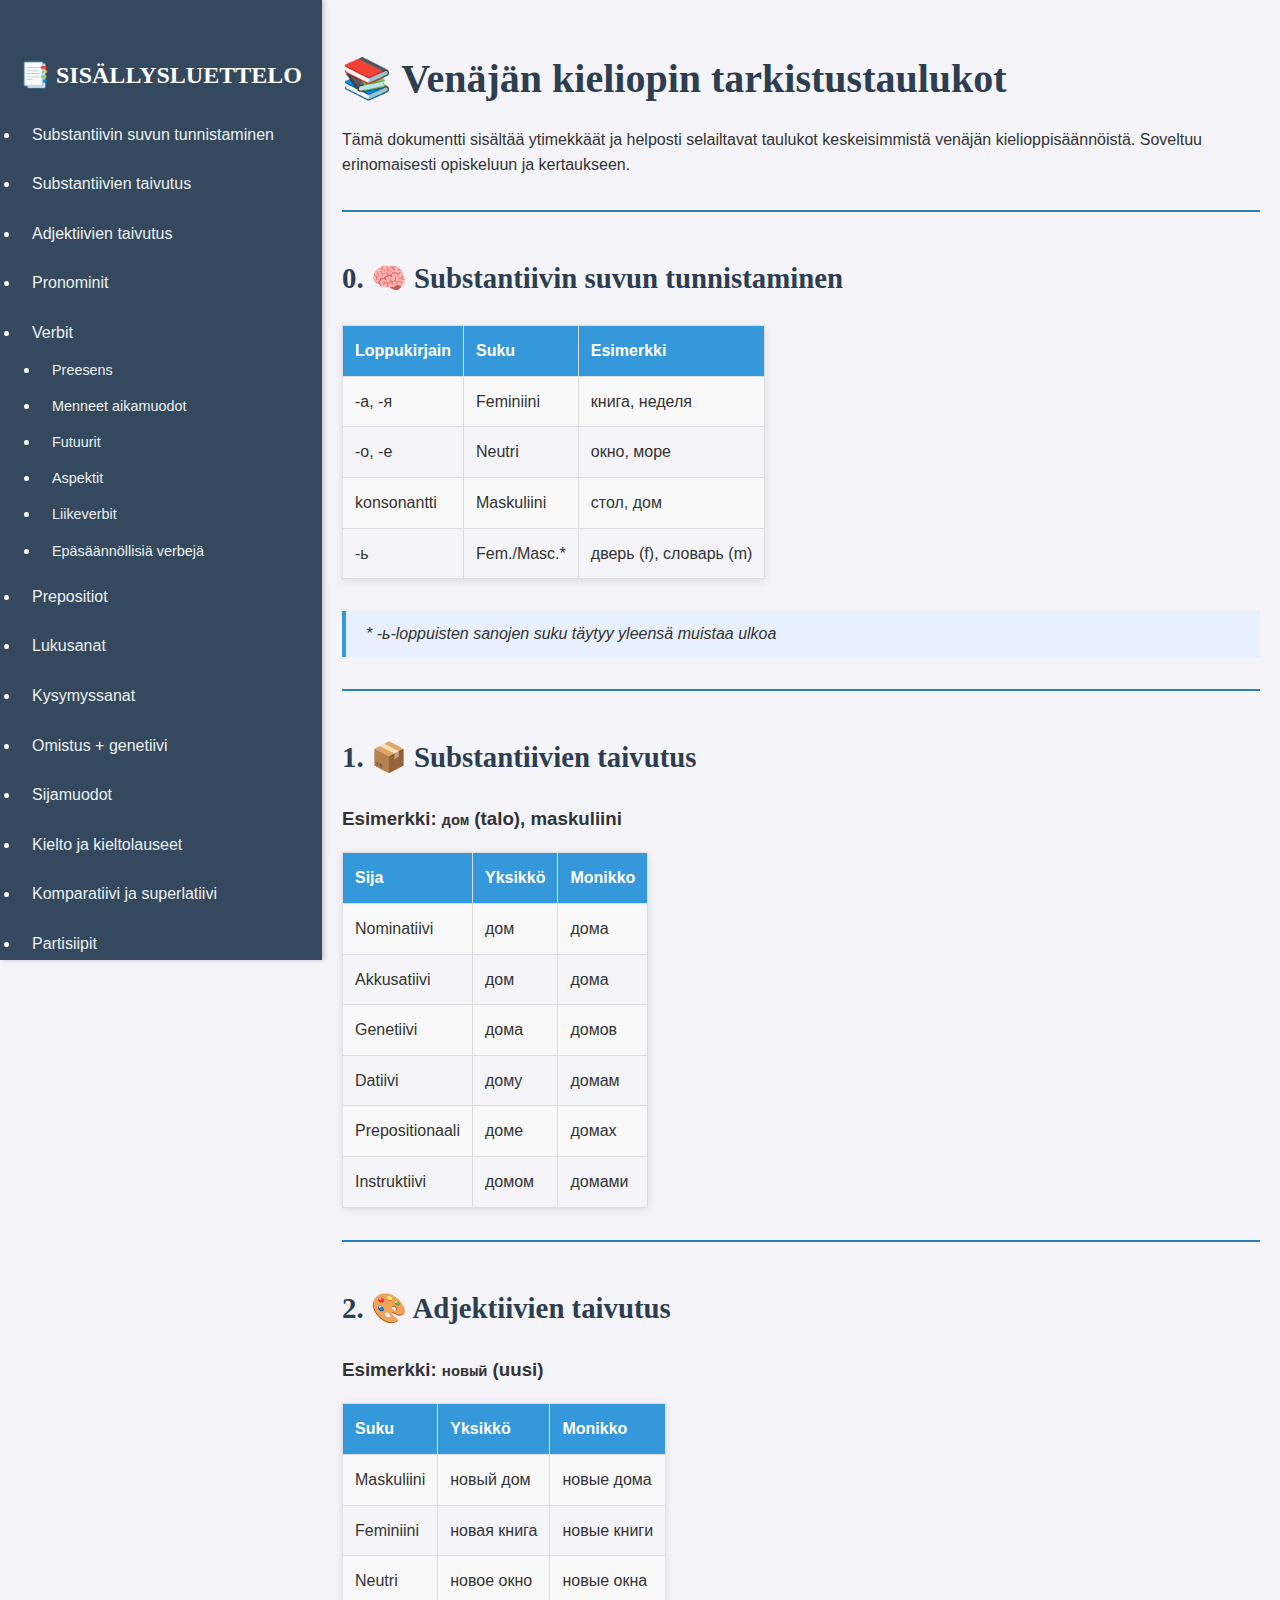
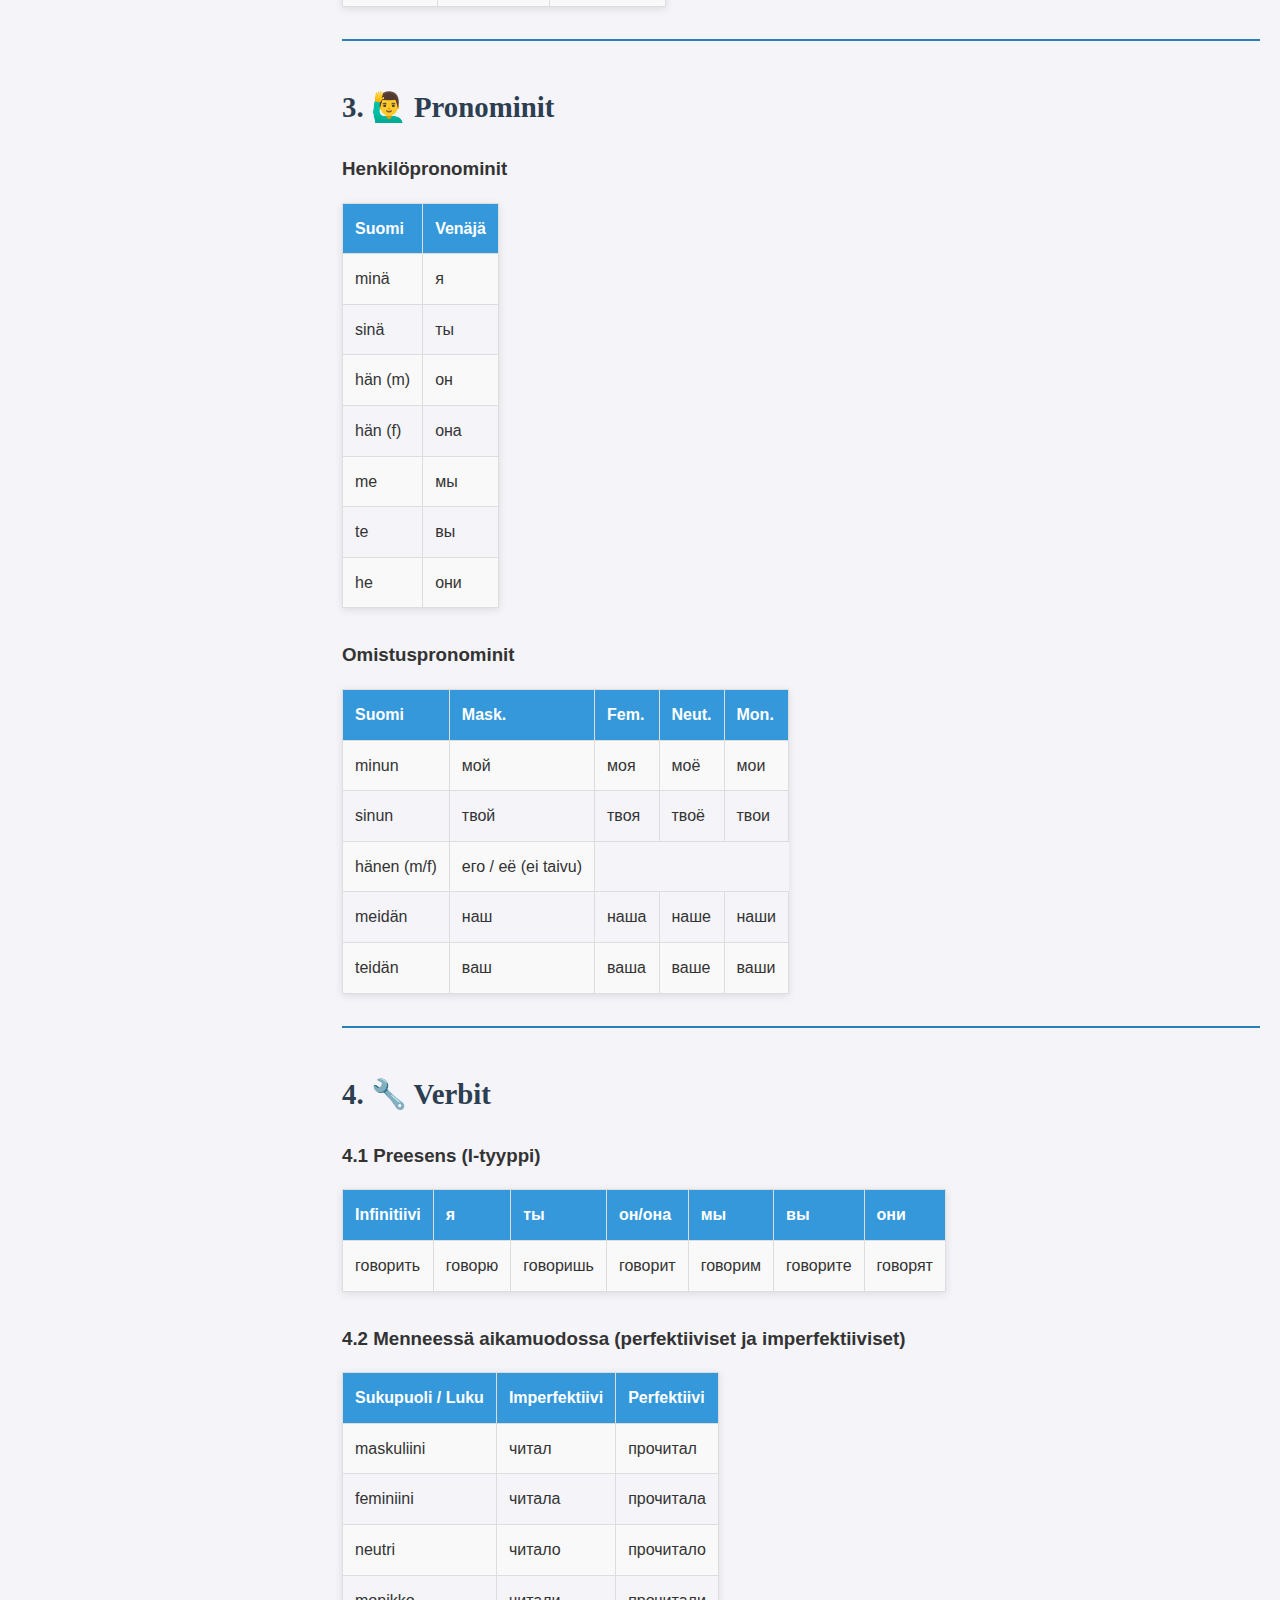
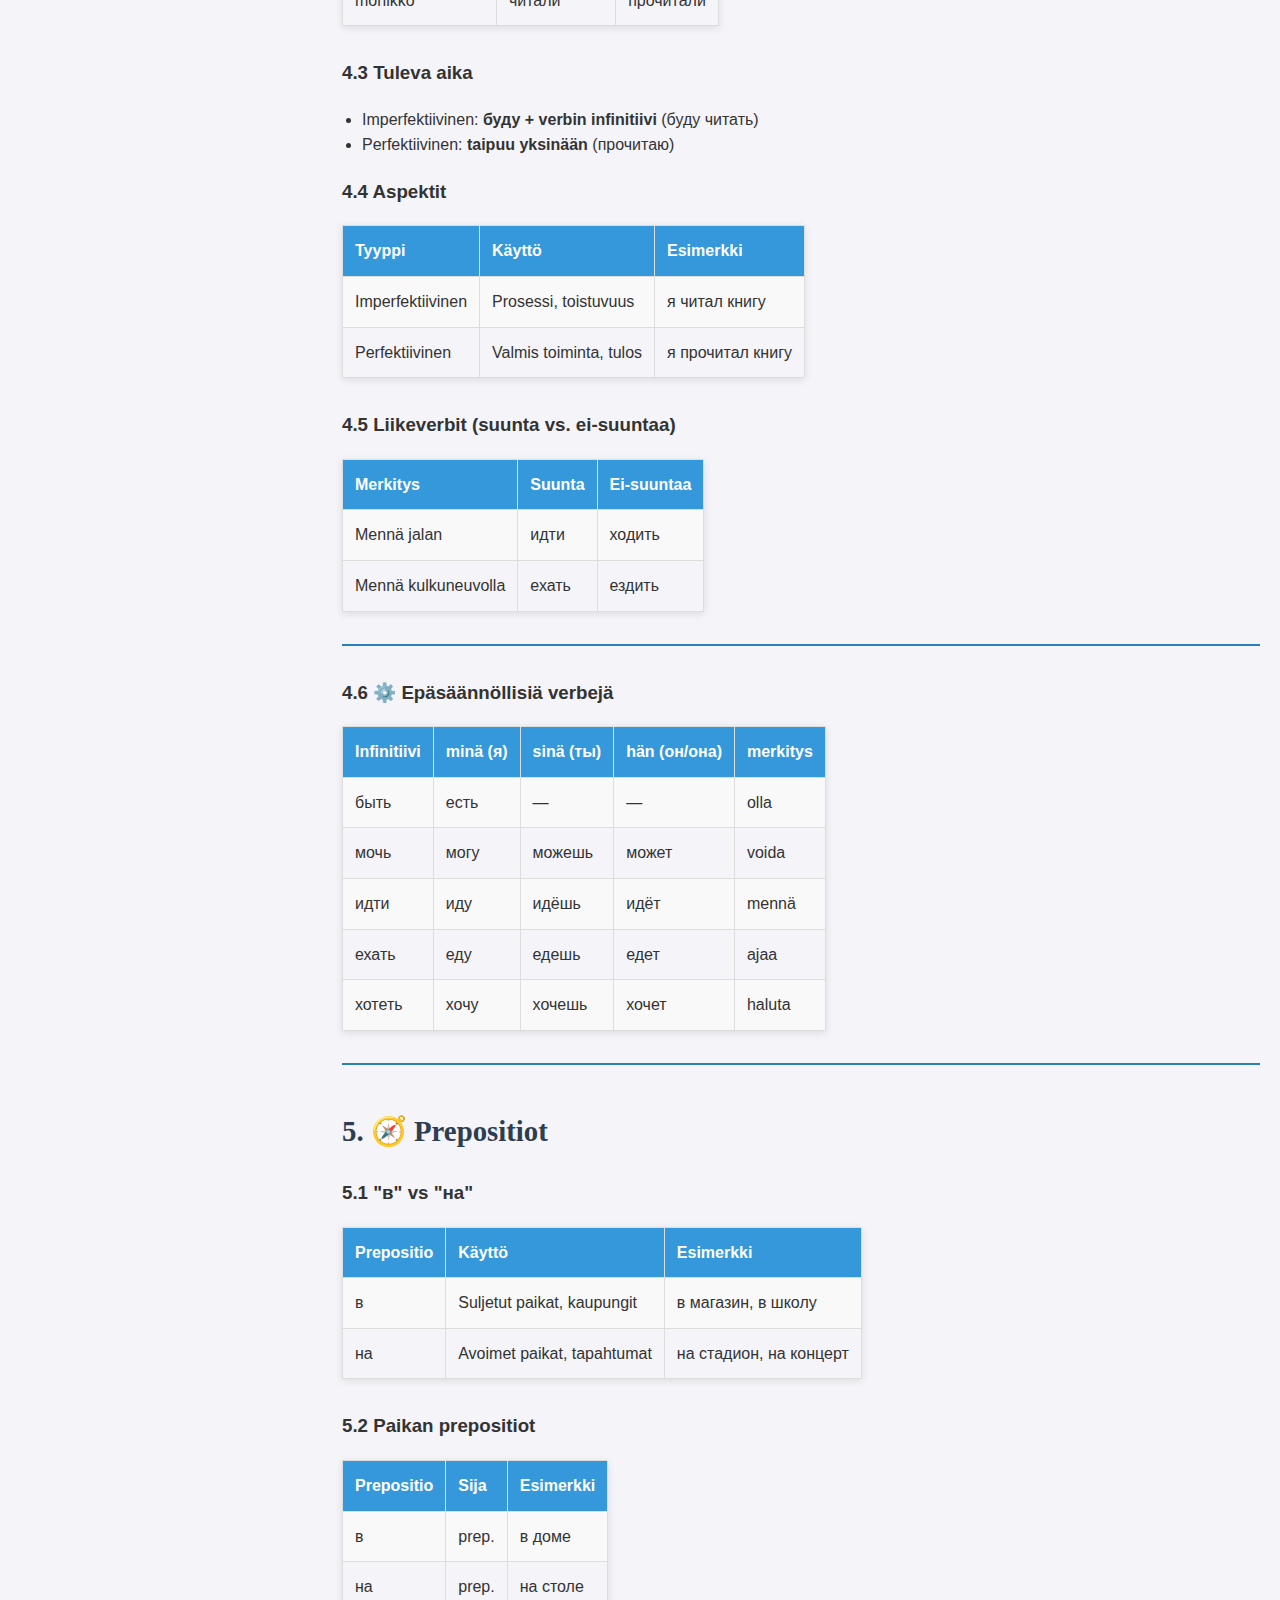
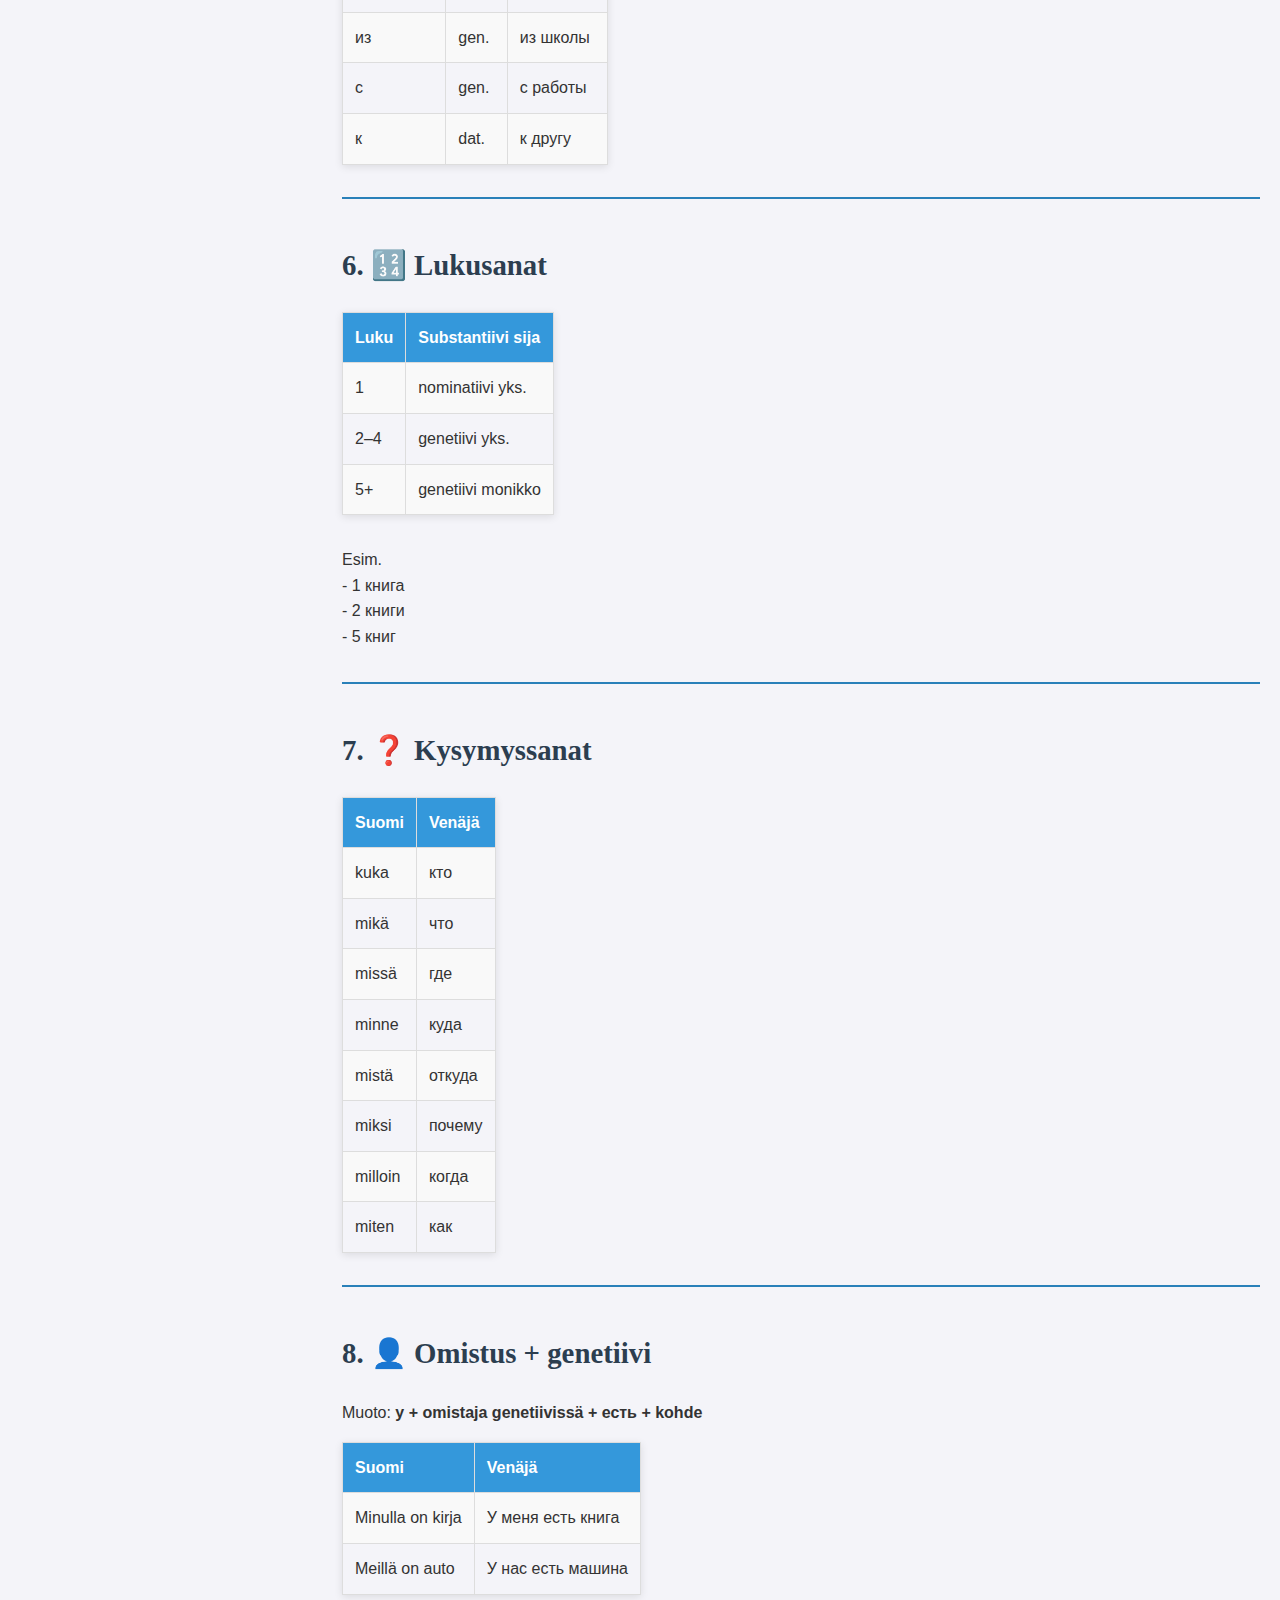
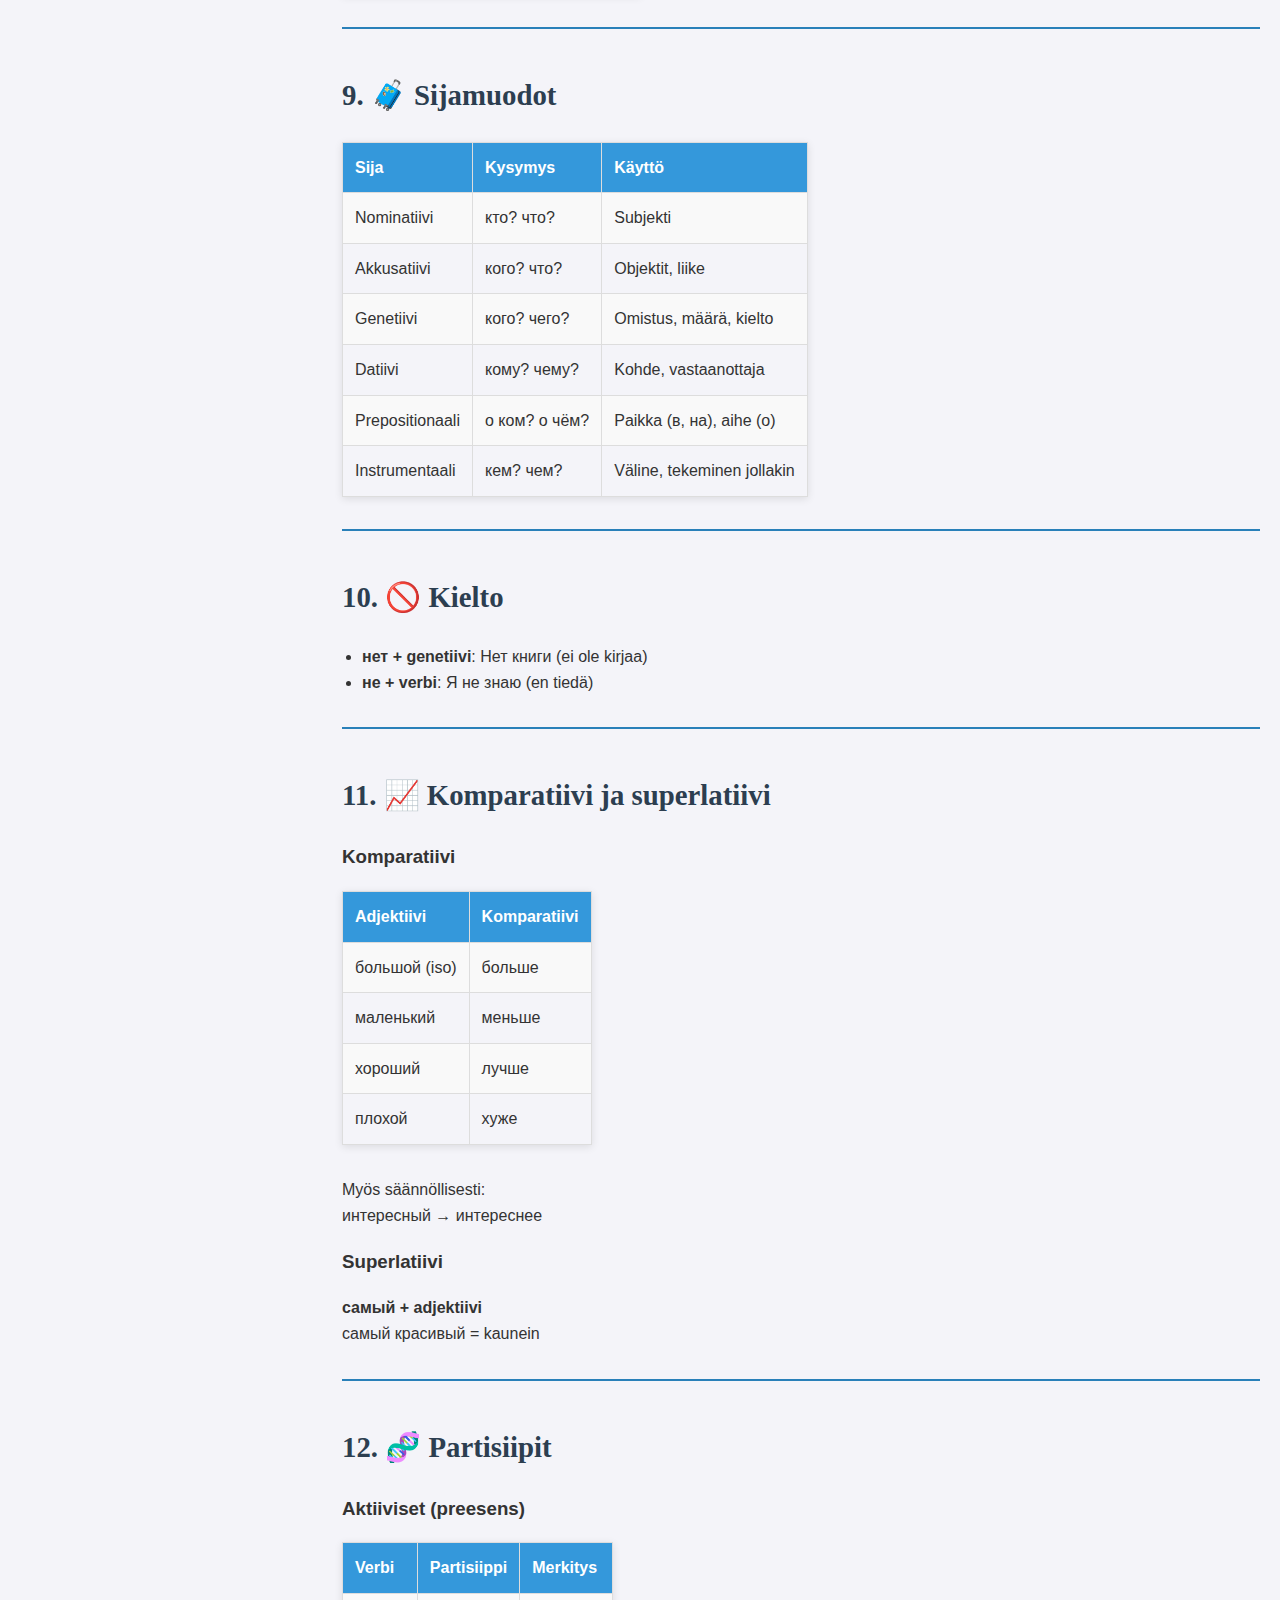
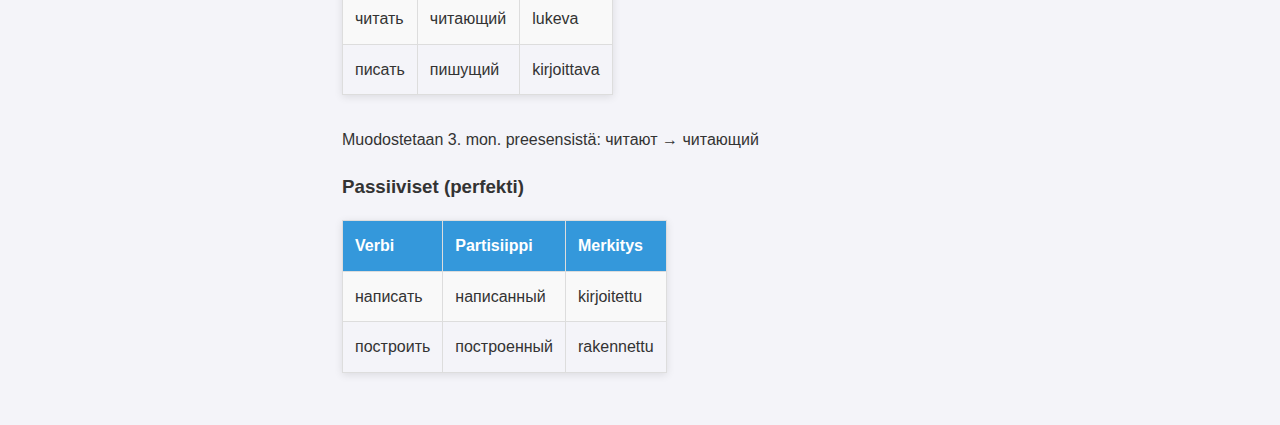
<file: rus.html>
<!DOCTYPE html>
<html lang="fi">
<head>
    <meta charset="UTF-8">
    <meta name="viewport" content="width=device-width, initial-scale=1.0">
    <title>Venäjän kieliopin tarkistustaulukot</title>
    <link rel="stylesheet" type="text/css" href="./Styles/rus.css">
</head>
<body>

    <div class="sidebar">
        <h2>📑 SISÄLLYSLUETTELO</h2>
        <ul>
            <li><a href="#-substantiivin-suvun-tunnistaminen">Substantiivin suvun tunnistaminen</a></li>
            <li><a href="#-substantiivien-taivutus">Substantiivien taivutus</a></li>
            <li><a href="#-adjektiivien-taivutus">Adjektiivien taivutus</a></li>
            <li><a href="#-pronominit">Pronominit</a></li>
            <li><a href="#-verbit">Verbit</a>
                <ul>
                    <li><a href="#41-preesens">Preesens</a></li>
                    <li><a href="#42-menneessa-aikamuodossa-perfektiiviset-ja-imperfektiiviset">Menneet aikamuodot</a></li>
                    <li><a href="#43-tuleva-aika">Futuurit</a></li>
                    <li><a href="#44-aspektit">Aspektit</a></li>
                    <li><a href="#45-liikeverbit-suunnat">Liikeverbit</a></li>
                    <li><a href="#46--epasaannollisia-verbeja">Epäsäännöllisiä verbejä</a></li>
                </ul>
            </li>
            <li><a href="#-prepositiot">Prepositiot</a></li>
            <li><a href="#-lukusanat">Lukusanat</a></li>
            <li><a href="#-kysymyssanat">Kysymyssanat</a></li>
            <li><a href="#-omistus--genetiivi">Omistus + genetiivi</a></li>
            <li><a href="#-sijamuodot">Sijamuodot</a></li>
            <li><a href="#-kielto">Kielto ja kieltolauseet</a></li>
            <li><a href="#-komparatiivi-ja-superlatiivi">Komparatiivi ja superlatiivi</a></li>
            <li><a href="#-partisiipit">Partisiipit</a></li>
        </ul>
    </div>

    <div class="main-content">
        <h1>📚 Venäjän kieliopin tarkistustaulukot</h1>
        <p>Tämä dokumentti sisältää ytimekkäät ja helposti selailtavat taulukot keskeisimmistä venäjän kielioppisäännöistä. Soveltuu erinomaisesti opiskeluun ja kertaukseen.</p>

        <hr>

        <h2 id="-substantiivin-suvun-tunnistaminen">0. 🧠 Substantiivin suvun tunnistaminen</h2>
        <table>
            <tr><th>Loppukirjain</th><th>Suku</th><th>Esimerkki</th></tr>
            <tr><td>-а, -я</td><td>Feminiini</td><td>книга, неделя</td></tr>
            <tr><td>-о, -е</td><td>Neutri</td><td>окно, море</td></tr>
            <tr><td>konsonantti</td><td>Maskuliini</td><td>стол, дом</td></tr>
            <tr><td>-ь</td><td>Fem./Masc.*</td><td>дверь (f), словарь (m)</td></tr>
        </table>
        <blockquote>
            <em>* -ь-loppuisten sanojen suku täytyy yleensä muistaa ulkoa</em>
        </blockquote>

        <hr>

        <h2 id="-substantiivien-taivutus">1. 📦 Substantiivien taivutus</h2>
        <h3>Esimerkki: <code>дом</code> (talo), maskuliini</h3>
        <table>
            <tr><th>Sija</th><th>Yksikkö</th><th>Monikko</th></tr>
            <tr><td>Nominatiivi</td><td>дом</td><td>дома</td></tr>
            <tr><td>Akkusatiivi</td><td>дом</td><td>дома</td></tr>
            <tr><td>Genetiivi</td><td>дома</td><td>домов</td></tr>
            <tr><td>Datiivi</td><td>дому</td><td>домам</td></tr>
            <tr><td>Prepositionaali</td><td>доме</td><td>домах</td></tr>
            <tr><td>Instruktiivi</td><td>домом</td><td>домами</td></tr>
        </table>

        <hr>

        <h2 id="-adjektiivien-taivutus">2. 🎨 Adjektiivien taivutus</h2>
        <h3>Esimerkki: <code>новый</code> (uusi)</h3>
        <table>
            <tr><th>Suku</th><th>Yksikkö</th><th>Monikko</th></tr>
            <tr><td>Maskuliini</td><td>новый дом</td><td>новые дома</td></tr>
            <tr><td>Feminiini</td><td>новая книга</td><td>новые книги</td></tr>
            <tr><td>Neutri</td><td>новое окно</td><td>новые окна</td></tr>
        </table>

        <hr>

        <h2 id="-pronominit">3. 🙋‍♂️ Pronominit</h2>
        <h3>Henkilöpronominit</h3>
        <table>
            <tr><th>Suomi</th><th>Venäjä</th></tr>
            <tr><td>minä</td><td>я</td></tr>
            <tr><td>sinä</td><td>ты</td></tr>
            <tr><td>hän (m)</td><td>он</td></tr>
            <tr><td>hän (f)</td><td>она</td></tr>
            <tr><td>me</td><td>мы</td></tr>
            <tr><td>te</td><td>вы</td></tr>
            <tr><td>he</td><td>они</td></tr>
        </table>
        <h3>Omistuspronominit</h3>
        <table>
            <tr><th>Suomi</th><th>Mask.</th><th>Fem.</th><th>Neut.</th><th>Mon.</th></tr>
            <tr><td>minun</td><td>мой</td><td>моя</td><td>моё</td><td>мои</td></tr>
            <tr><td>sinun</td><td>твой</td><td>твоя</td><td>твоё</td><td>твои</td></tr>
            <tr><td>hänen (m/f)</td><td>его / её (ei taivu)</td></tr>
            <tr><td>meidän</td><td>наш</td><td>наша</td><td>наше</td><td>наши</td></tr>
            <tr><td>teidän</td><td>ваш</td><td>ваша</td><td>ваше</td><td>ваши</td></tr>
        </table>

        <hr>

        <h2 id="-verbit">4. 🔧 Verbit</h2>

        <h3 id="41-preesens">4.1 Preesens (I-tyyppi)</h3>
        <table>
            <tr><th>Infinitiivi</th><th>я</th><th>ты</th><th>он/она</th><th>мы</th><th>вы</th><th>они</th></tr>
            <tr><td>говорить</td><td>говорю</td><td>говоришь</td><td>говорит</td><td>говорим</td><td>говорите</td><td>говорят</td></tr>
        </table>

        <h3 id="42-menneessa-aikamuodossa-perfektiiviset-ja-imperfektiiviset">4.2 Menneessä aikamuodossa (perfektiiviset ja imperfektiiviset)</h3>
        <table>
            <tr><th>Sukupuoli / Luku</th><th>Imperfektiivi</th><th>Perfektiivi</th></tr>
            <tr><td>maskuliini</td><td>читал</td><td>прочитал</td></tr>
            <tr><td>feminiini</td><td>читала</td><td>прочитала</td></tr>
            <tr><td>neutri</td><td>читало</td><td>прочитало</td></tr>
            <tr><td>monikko</td><td>читали</td><td>прочитали</td></tr>
        </table>

        <h3 id="43-tuleva-aika">4.3 Tuleva aika</h3>
        <ul>
            <li>Imperfektiivinen: <strong>буду + verbin infinitiivi</strong> (буду читать)</li>
            <li>Perfektiivinen: <strong>taipuu yksinään</strong> (прочитаю)</li>
        </ul>

        <h3 id="44-aspektit">4.4 Aspektit</h3>
        <table>
            <tr><th>Tyyppi</th><th>Käyttö</th><th>Esimerkki</th></tr>
            <tr><td>Imperfektiivinen</td><td>Prosessi, toistuvuus</td><td>я читал книгу</td></tr>
            <tr><td>Perfektiivinen</td><td>Valmis toiminta, tulos</td><td>я прочитал книгу</td></tr>
        </table>

        <h3 id="45-liikeverbit-suunnat">4.5 Liikeverbit (suunta vs. ei-suuntaa)</h3>
        <table>
            <tr><th>Merkitys</th><th>Suunta</th><th>Ei-suuntaa</th></tr>
            <tr><td>Mennä jalan</td><td>идти</td><td>ходить</td></tr>
            <tr><td>Mennä kulkuneuvolla</td><td>ехать</td><td>ездить</td></tr>
        </table>

        <hr>

        <h3 id="46--epasaannollisia-verbeja">4.6 ⚙️ Epäsäännöllisiä verbejä</h3>
        <table>
            <tr><th>Infinitiivi</th><th>minä (я)</th><th>sinä (ты)</th><th>hän (он/она)</th><th>merkitys</th></tr>
            <tr><td>быть</td><td>есть</td><td>—</td><td>—</td><td>olla</td></tr>
            <tr><td>мочь</td><td>могу</td><td>можешь</td><td>может</td><td>voida</td></tr>
            <tr><td>идти</td><td>иду</td><td>идёшь</td><td>идёт</td><td>mennä</td></tr>
            <tr><td>ехать</td><td>еду</td><td>едешь</td><td>едет</td><td>ajaa</td></tr>
            <tr><td>хотеть</td><td>хочу</td><td>хочешь</td><td>хочет</td><td>haluta</td></tr>
        </table>

        <hr>

        <h2 id="-prepositiot">5. 🧭 Prepositiot</h2>
        <h3 id="51-в-vs-на">5.1 "в" vs "на"</h3>
        <table>
            <tr><th>Prepositio</th><th>Käyttö</th><th>Esimerkki</th></tr>
            <tr><td>в</td><td>Suljetut paikat, kaupungit</td><td>в магазин, в школу</td></tr>
            <tr><td>на</td><td>Avoimet paikat, tapahtumat</td><td>на стадион, на концерт</td></tr>
        </table>

        <h3 id="52-paikan-prepositiot">5.2 Paikan prepositiot</h3>
        <table>
            <tr><th>Prepositio</th><th>Sija</th><th>Esimerkki</th></tr>
            <tr><td>в</td><td>prep.</td><td>в доме</td></tr>
            <tr><td>на</td><td>prep.</td><td>на столе</td></tr>
            <tr><td>из</td><td>gen.</td><td>из школы</td></tr>
            <tr><td>с</td><td>gen.</td><td>с работы</td></tr>
            <tr><td>к</td><td>dat.</td><td>к другу</td></tr>
        </table>

        <hr>

        <h2 id="-lukusanat">6. 🔢 Lukusanat</h2>
        <table>
            <tr><th>Luku</th><th>Substantiivi sija</th></tr>
            <tr><td>1</td><td>nominatiivi yks.</td></tr>
            <tr><td>2–4</td><td>genetiivi yks.</td></tr>
            <tr><td>5+</td><td>genetiivi monikko</td></tr>
        </table>
        <p>Esim.<br>
            - 1 книга<br>
            - 2 книги<br>
            - 5 книг
        </p>

        <hr>

        <h2 id="-kysymyssanat">7. ❓ Kysymyssanat</h2>
        <table>
            <tr><th>Suomi</th><th>Venäjä</th></tr>
            <tr><td>kuka</td><td>кто</td></tr>
            <tr><td>mikä</td><td>что</td></tr>
            <tr><td>missä</td><td>где</td></tr>
            <tr><td>minne</td><td>куда</td></tr>
            <tr><td>mistä</td><td>откуда</td></tr>
            <tr><td>miksi</td><td>почему</td></tr>
            <tr><td>milloin</td><td>когда</td></tr>
            <tr><td>miten</td><td>как</td></tr>
        </table>

        <hr>

        <h2 id="-omistus--genetiivi">8. 👤 Omistus + genetiivi</h2>
        <p>Muoto: <strong>у + omistaja genetiivissä + есть + kohde</strong></p>
        <table>
            <tr><th>Suomi</th><th>Venäjä</th></tr>
            <tr><td>Minulla on kirja</td><td>У меня есть книга</td></tr>
            <tr><td>Meillä on auto</td><td>У нас есть машина</td></tr>
        </table>

        <hr>

        <h2 id="-sijamuodot">9. 🧳 Sijamuodot</h2>
        <table>
            <tr><th>Sija</th><th>Kysymys</th><th>Käyttö</th></tr>
            <tr><td>Nominatiivi</td><td>кто? что?</td><td>Subjekti</td></tr>
            <tr><td>Akkusatiivi</td><td>кого? что?</td><td>Objektit, liike</td></tr>
            <tr><td>Genetiivi</td><td>кого? чего?</td><td>Omistus, määrä, kielto</td></tr>
            <tr><td>Datiivi</td><td>кому? чему?</td><td>Kohde, vastaanottaja</td></tr>
            <tr><td>Prepositionaali</td><td>о ком? о чём?</td><td>Paikka (в, на), aihe (о)</td></tr>
            <tr><td>Instrumentaali</td><td>кем? чем?</td><td>Väline, tekeminen jollakin</td></tr>
        </table>

        <hr>

        <h2 id="-kielto">10. 🚫 Kielto</h2>
        <ul>
            <li><strong>нет + genetiivi</strong>: Нет книги (ei ole kirjaa)</li>
            <li><strong>не + verbi</strong>: Я не знаю (en tiedä)</li>
        </ul>

        <hr>

        <h2 id="-komparatiivi-ja-superlatiivi">11. 📈 Komparatiivi ja superlatiivi</h2>
        <h3>Komparatiivi</h3>
        <table>
            <tr><th>Adjektiivi</th><th>Komparatiivi</th></tr>
            <tr><td>большой (iso)</td><td>больше</td></tr>
            <tr><td>маленький</td><td>меньше</td></tr>
            <tr><td>хороший</td><td>лучше</td></tr>
            <tr><td>плохой</td><td>хуже</td></tr>
        </table>
        <p>Myös säännöllisesti: <br> интересный → интереснее</p>

        <h3>Superlatiivi</h3>
        <p><strong>самый + adjektiivi</strong><br> самый красивый = kaunein</p>

        <hr>

        <h2 id="-partisiipit">12. 🧬 Partisiipit</h2>
        <h3>Aktiiviset (preesens)</h3>
        <table>
            <tr><th>Verbi</th><th>Partisiippi</th><th>Merkitys</th></tr>
            <tr><td>читать</td><td>читающий</td><td>lukeva</td></tr>
            <tr><td>писать</td><td>пишущий</td><td>kirjoittava</td></tr>
        </table>
        <p>Muodostetaan 3. mon. preesensistä: читают → читающий</p>

        <h3>Passiiviset (perfekti)</h3>
        <table>
            <tr><th>Verbi</th><th>Partisiippi</th><th>Merkitys</th></tr>
            <tr><td>написать</td><td>написанный</td><td>kirjoitettu</td></tr>
            <tr><td>построить</td><td>построенный</td><td>rakennettu</td></tr>
        </table>
    </div>
    <script>
        function adjustMainContentMargin() {
          const sidebar = document.querySelector('.sidebar');
          const mainContent = document.querySelector('.main-content');
      
          if (sidebar && mainContent) {
            const sidebarWidth = sidebar.offsetWidth;
            mainContent.style.marginLeft = `${sidebarWidth}px`;
          }
        }
      
        // Säädetään marginaali sivun latautuessa
        document.addEventListener('DOMContentLoaded', adjustMainContentMargin);
      
        // Säädetään marginaali ikkunan koon muuttuessa (responsiveness)
        window.addEventListener('resize', adjustMainContentMargin);
      </script>
</body>
</html>
</file>
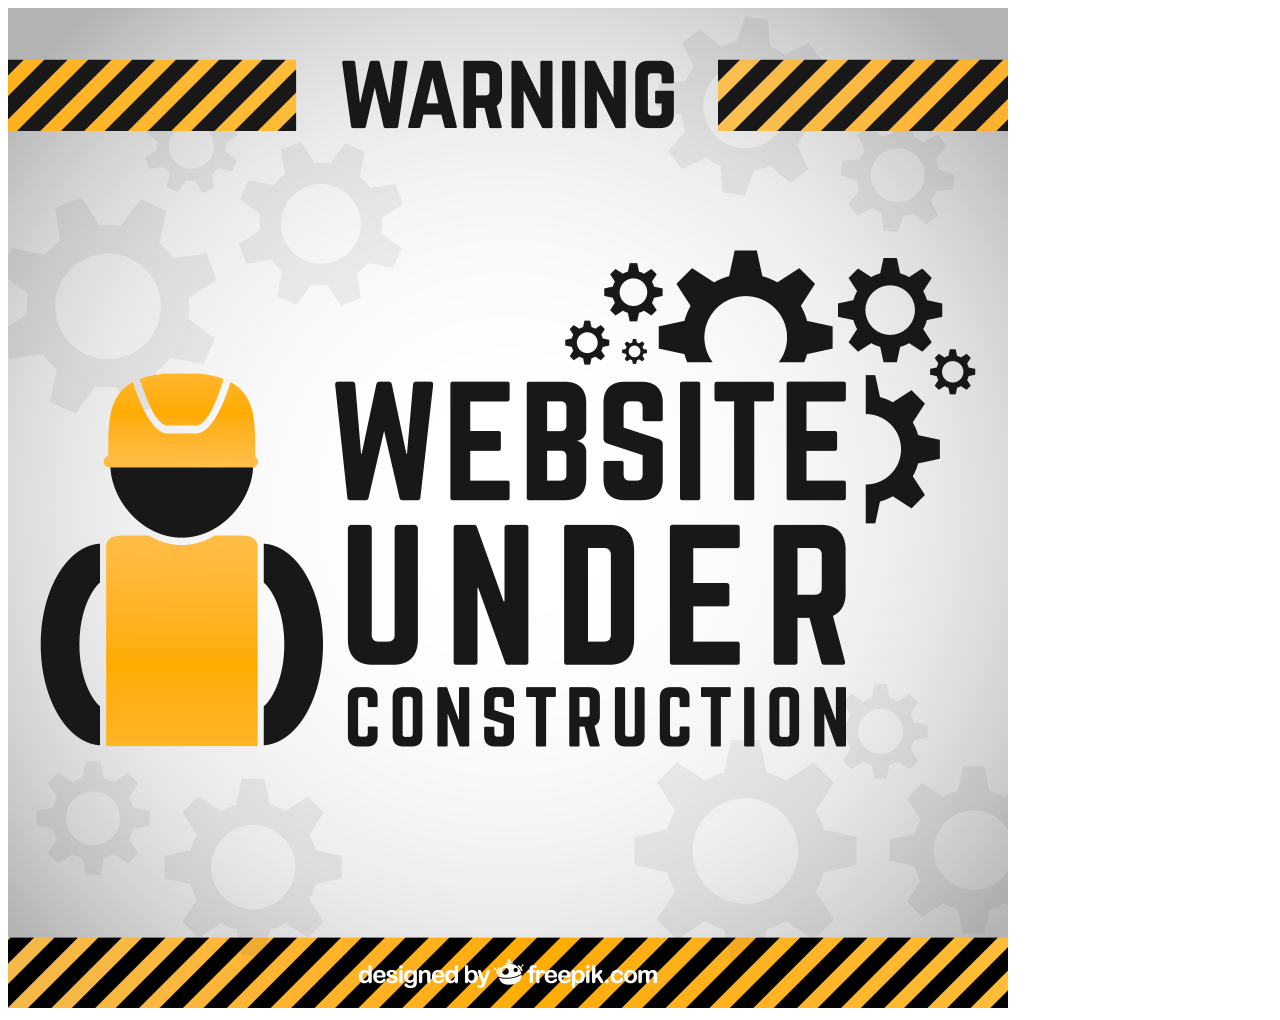
<file: wip.html>
<!DOCTYPE html>
<html lang="fi">
<head>
    <meta charset="UTF-8">
    <meta name="viewport" content="width=device-width, initial-scale=1.0">
    <title>Work in progress</title>
</head>
<body>
    <a
    href="https://www.freepik.com/free-vector/flat-construction-template_1584965.htm" target="_blank">
    <img style="height: 50%; width: 1000px;" src="images/wip.jpg" alt="work in progress">
</a>
</body>
</html>
</file>
<file: Styles/rus.css>
body {
    font-family: 'Helvetica Neue', Helvetica, Arial, sans-serif;
    background-color: #f4f4f9;
    color: #333;
    line-height: 1.6;
    margin: 0;
    padding: 0;
    display: flex; /* Käytetään flexboxia asetteluun */
}

/* Sivupalkki */
.sidebar {
    width: 282px;
    background-color: #34495e;
    color: #fff;
    padding: 20px;
    padding-bottom: 40px; /* Lisätään paddingia myös sivupalkin alareunaan */
    position: fixed; /* Palautetaan fixed-sijainti */
    height: 100%; /* Täysi korkeus */
    overflow-y: auto;
    box-shadow: 2px 0 5px rgba(0,0,0,0.2);
    flex-shrink: 0; /* Estää sivupalkin kutistumisen */
    top: 0; /* Sijoitetaan yläreunaan */
    left: 0; /* Sijoitetaan vasempaan reunaan */
}

.sidebar h2 {
    color: #fff;
    font-size: 1.5em;
    margin-bottom: 0.8em;
    word-wrap: break-word; /* Sallii pitkien sanojen rivittymisen */
}

.sidebar > ul { /* Valitaan vain ensimmäisen tason ul-elementit */
    list-style-type: disc; /* Lisätään pallomaiset listamerkit */
    padding: 0;
    padding-bottom: 20px;
}

.sidebar > ul > li { /* Ensimmäisen tason li-elementit */
    margin-bottom: 0.5em;
}

.sidebar > ul > li > a { /* Ensimmäisen tason linkit */
    color: #ecf0f1;
    text-decoration: none;
    display: block;
    padding: 8px 12px;
    border-radius: 4px;
    word-wrap: break-word; /* Sallii pitkien linkkien rivittymisen */
}

.sidebar > ul > li > a:hover {
    background-color: #2c3e50;
}

.sidebar ul ul { /* Toisen tason ul-elementit (verbit) */
    list-style-type: disc; /* Lisätään pallomaiset listamerkit myös toiselle tasolle */
    padding-left: 20px; /* Lisätään sisennystä */
    margin-bottom: 0.5em; /* Lisätään hieman tilaa toisen tason listojen alle */
}

.sidebar ul ul li { /* Toisen tason li-elementit */
    margin-bottom: 0.2em; /* Pienempi marginaali toisen tason elementeille */
}

.sidebar ul ul li a { /* Toisen tason linkit */
    color: #ecf0f1;
    text-decoration: none;
    display: block;
    padding: 5px 12px; /* Pienempi padding toisen tason linkeille */
    border-radius: 4px;
    word-wrap: break-word; /* Sallii pitkien linkkien rivittymisen */
    font-size: 0.9em; /* Pienempi fonttikoko toiselle tasolle */
}

.sidebar ul ul li a:hover {
    background-color: #2c3e50;
}

/* Pääsisältö */
.main-content {
    flex: 1; /* Ottaa kaiken jäljellä olevan tilan */
    padding: 20px;
    margin-left: 0; /* Lisätään marginaali sivupalkin leveyden verran */
}

h1, h2 {
    font-family: 'Georgia', serif;
    color: #2c3e50;
}

h1 {
    font-size: 2.5em;
    margin-bottom: 0.2em;
}

h2 {
    font-size: 1.8em;
    margin-top: 1.5em;
}

hr {
    border: none;
    height: 2px;
    background-color: #2980b9;
    margin: 2em 0;
}

table {
    width: 100%;
    border-collapse: collapse;
    margin-bottom: 2em;
    box-shadow: 0 2px 8px rgba(0,0,0,0.1);
}

th, td {
    padding: 12px;
    border: 1px solid #ddd;
    text-align: left;
}

th {
    background-color: #3498db;
    color: #fff;
    font-weight: bold;
}

tr:nth-child(even) {
    background-color: #f9f9f9;
}

blockquote {
    background-color: #e8f0fe;
    border-left: 4px solid #3498db;
    padding: 10px 20px;
    margin: 1em 0;
    font-style: italic;
}

ul {
    padding-left: 20px;
}

a {
    color: #2980b9;
    text-decoration: none;
}

a:hover {
    text-decoration: underline;
}

#backToTopBtn {
    display: none; /* Piilotetaan oletuksena */
    position: fixed;
    bottom: 30px;
    right: 30px;
    z-index: 1000;
    font-size: 2rem;
    background: #333;
    color: #fff;
    border: none;
    border-radius: 50%;
    width: 50px;
    height: 50px;
    cursor: pointer;
    opacity: 0.8;
    transition: opacity 0.2s;
  }
  
  #backToTopBtn:hover {
    opacity: 1;
  }
  

/* Tyylit mobiilinäkymää varten */
@media (max-width: 768px) {
    body {
        padding-top: 60px; /* Jätetään tilaa mobiiliotsikolle */
        overflow-x: hidden; /* Piilotetaan vaakasuuntainen ylivuoto liukumisen mahdollistamiseksi */
    }

    .mobile-header {
        color: #fff;
        background-color:#34495e;
        padding: 10px 20px;
        display: flex;
        justify-content: space-between;
        align-items: center;
        position: fixed;
        top: 0;
        left: 0;
        width: 100%;
        z-index: 100;
    }

    .mobile-header h1 {
        color: #fff;
        font-size: 1.5em;
        margin: 0 300px 0 0;
    }

    .hamburger-container {
        background-color: #34495e;
        padding: 5px 10px;
        border-radius: 5px;
        cursor: pointer;
    }

    .hamburger-icon {
        font-size: 1.8em;
        color: #fff;
    }

    .sidebar {
        position: fixed;
        top: 60px; /* Jätetään tilaa mobiiliotsikolle */
        left: -325px; /* Muutetaan leveys vastaamaan liukumismäärää */
        width: 285px;
        height: calc(100% - 60px);
        background-color: #34495e;
        color: #fff;
        padding: 20px;
        overflow-y: auto;
        z-index: 99;
        box-shadow: 2px 0 5px rgba(0,0,0,0.2);
        transition: left 0.3s ease-in-out;
    }

    .sidebar.open {
        left: 0;
    }

    .main-content {
        flex: 1;
        padding: 20px;
        margin-left: 0; /* Poistetaan oletusmarginaali */
        display: flex;
        flex-direction: column;
        justify-content: flex-start;
        align-items: center; /* Keskitetään sisältö vaakasuunnassa */
        transition: transform 0.3s ease-in-out;
        transform: translateX(0);
        width: 100%; /* Varmistetaan, että pääsisältö ottaa koko leveyden */
        box-sizing: border-box; /* Sisällytetään padding ja border leveyteen */
        margin-left: 0 !important; /* Tärkeä! Ylikirjoittaa kaikki muut margin-left -määritykset */
    }

    .main-content.sidebar-open {
        transform: translateX(340px); /* Siirretään oikealle sivupalkin leveyden verran */
    }

    /* Tyylitään pääsisällön elementit, jotta ne rivittyvät oikein */
    .main-content > * {
        max-width: 100%; /* Estetään elementtejä leviämästä liikaa */
        width: auto; /* Sallitaan elementtien skaalautua tarpeen mukaan */
    }

    .main-content h1,
    .main-content h2,
    .main-content p,
    .main-content table,
    .main-content blockquote,
    .main-content ul,
    .main-content ol,
    .main-content hr {
        width: 100%; /* Varmistetaan, että nämäkin elementit ottavat koko leveyden */
        margin-left: auto;
        margin-right: auto; /* Keskitetään lohkot vaakasuunnassa */
        max-width: 600px; /* Voit säätää tämän arvon haluamaksesi */
    }

    .main-content table {
        display: block; /* Tehdään taulukosta lohkotason elementti */
        overflow-x: auto; /* Lisätään vaakasuuntainen vieritys, jos taulukko on liian leveä */
    }
}

@media (max-width: 571px) {
    .mobile-header h1 {
        font-size: 1.5em;
        margin: 0 25% 0 0;
    }
}

/* Piilotetaan mobiiliotsikko ja näytetään sivupalkki suuremmilla näytöillä */
@media (min-width: 769px) {
    .mobile-header {
        display: none;
    }

    .sidebar {
        width: 282px;
        background-color: #34495e;
        color: #fff;
        padding: 20px;
        padding-bottom: 40px;
        position: fixed;
        height: 100%;
        overflow-y: auto;
        z-index: 99;
        box-shadow: 2px 0 5px rgba(0,0,0,0.2);
        flex-shrink: 0;
        top: 0;
        left: 0;
    }

    .main-content {
        flex: 1;
        padding: 20px;
        margin-left: 282px;
        display: block; /* Palautetaan oletusarvo */
        align-items: flex-start; /* Palautetaan oletusarvo */
    }

    .main-content > * {
        max-width: none; /* Poistetaan rajoitus */
        width: auto; /* Poistetaan rajoitus */
    }

    .main-content h1,
    .main-content h2,
    .main-content p,
    .main-content table,
    .main-content blockquote,
    .main-content ul,
    .main-content ol,
    .main-content hr {
        width: auto; /* Palautetaan oletusarvo */
        margin-left: 0;
        margin-right: 0;
        max-width: none; /* Poistetaan rajoitus */
    }

    .main-content table {
        display: table; /* Palautetaan oletusarvo */
        overflow-x: visible; /* Palautetaan oletusarvo */
    }
}

/* Piilotetaan mobiiliotsikko ja näytetään sivupalkki suuremmilla näytöillä */
@media (min-width: 769px) {
    .mobile-header {
        display: none;
    }

    .sidebar {
        /* Säilytetään alkuperäiset sivupalkin tyylit */
        width: 282px;
        background-color: #34495e;
        color: #fff;
        padding: 20px;
        padding-bottom: 40px;
        position: fixed;
        height: 100%;
        overflow-y: auto;
        box-shadow: 2px 0 5px rgba(0,0,0,0.2);
        flex-shrink: 0;
        top: 0;
        left: 0;
    }

    .main-content {
        /* Säilytetään alkuperäiset pääsisällön tyylit */
        flex: 1;
        padding: 20px;
        margin-left: 282px;
    }
}
</file>
